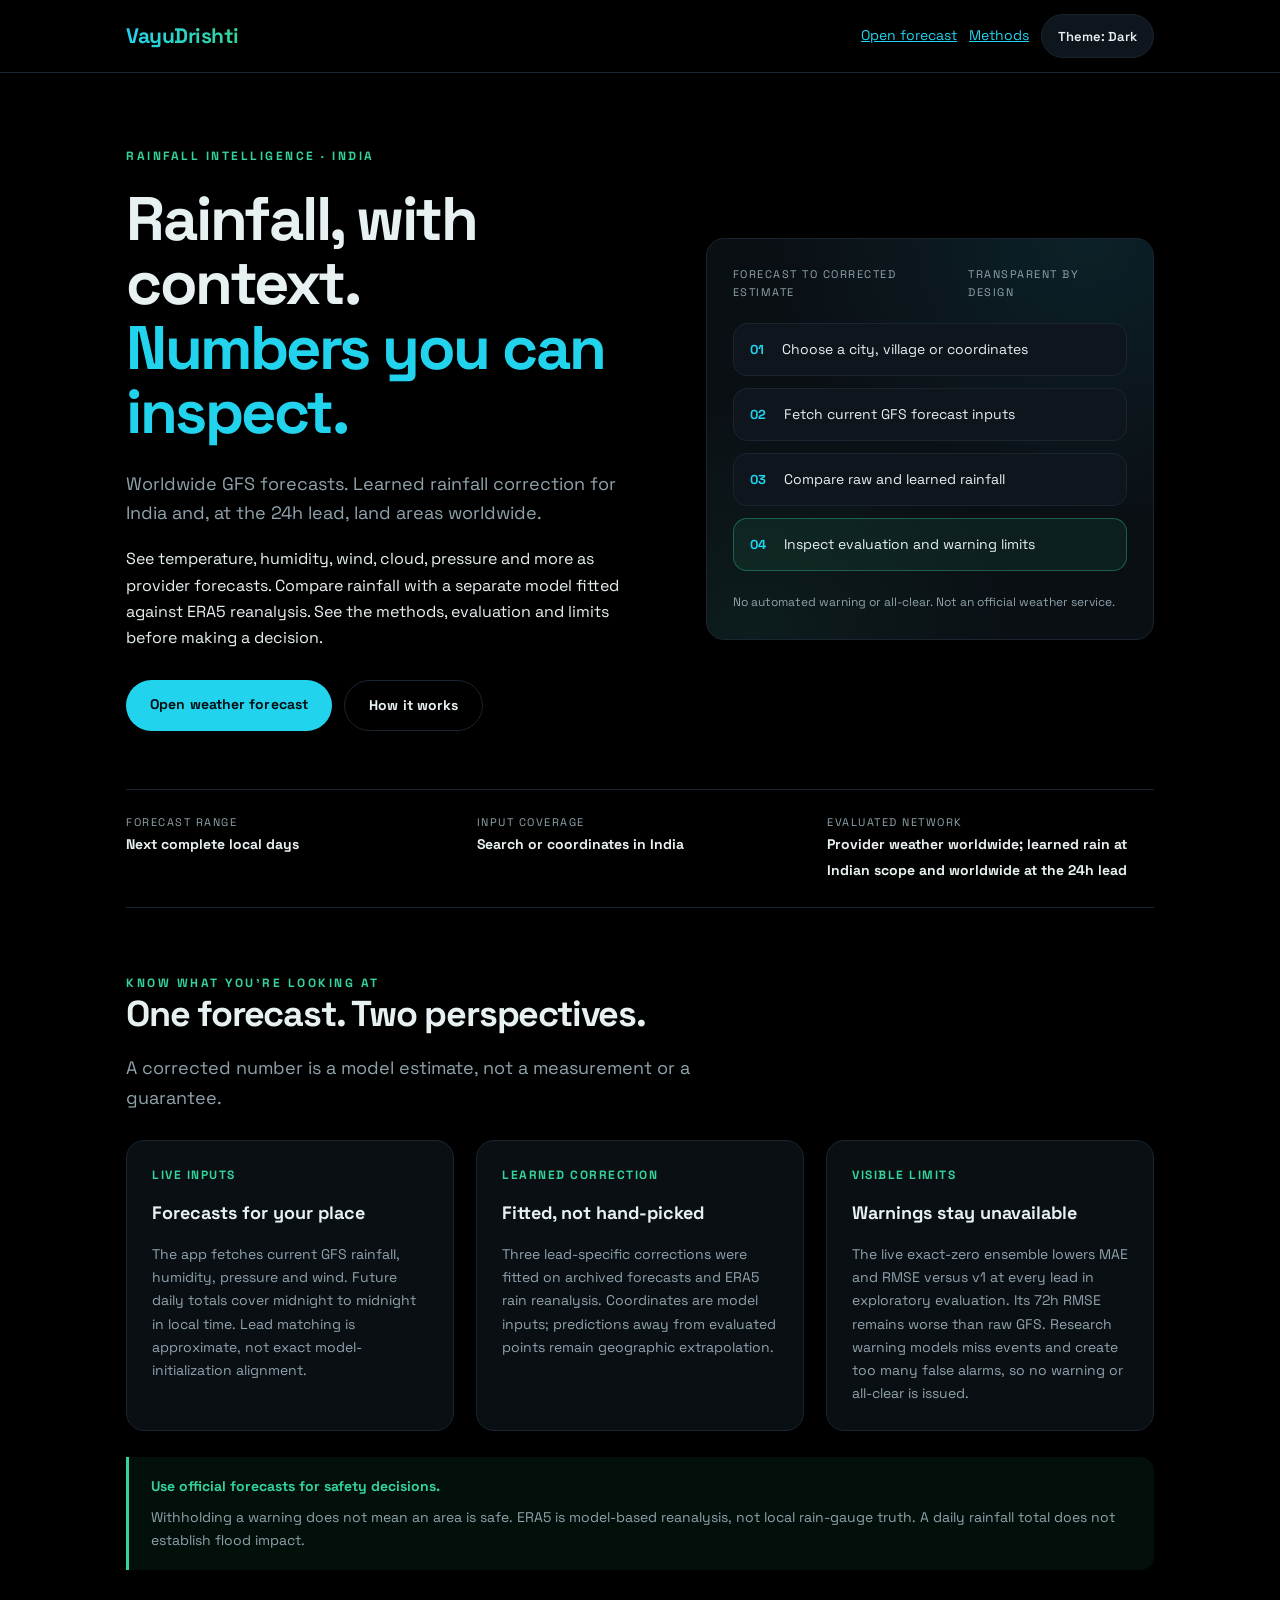
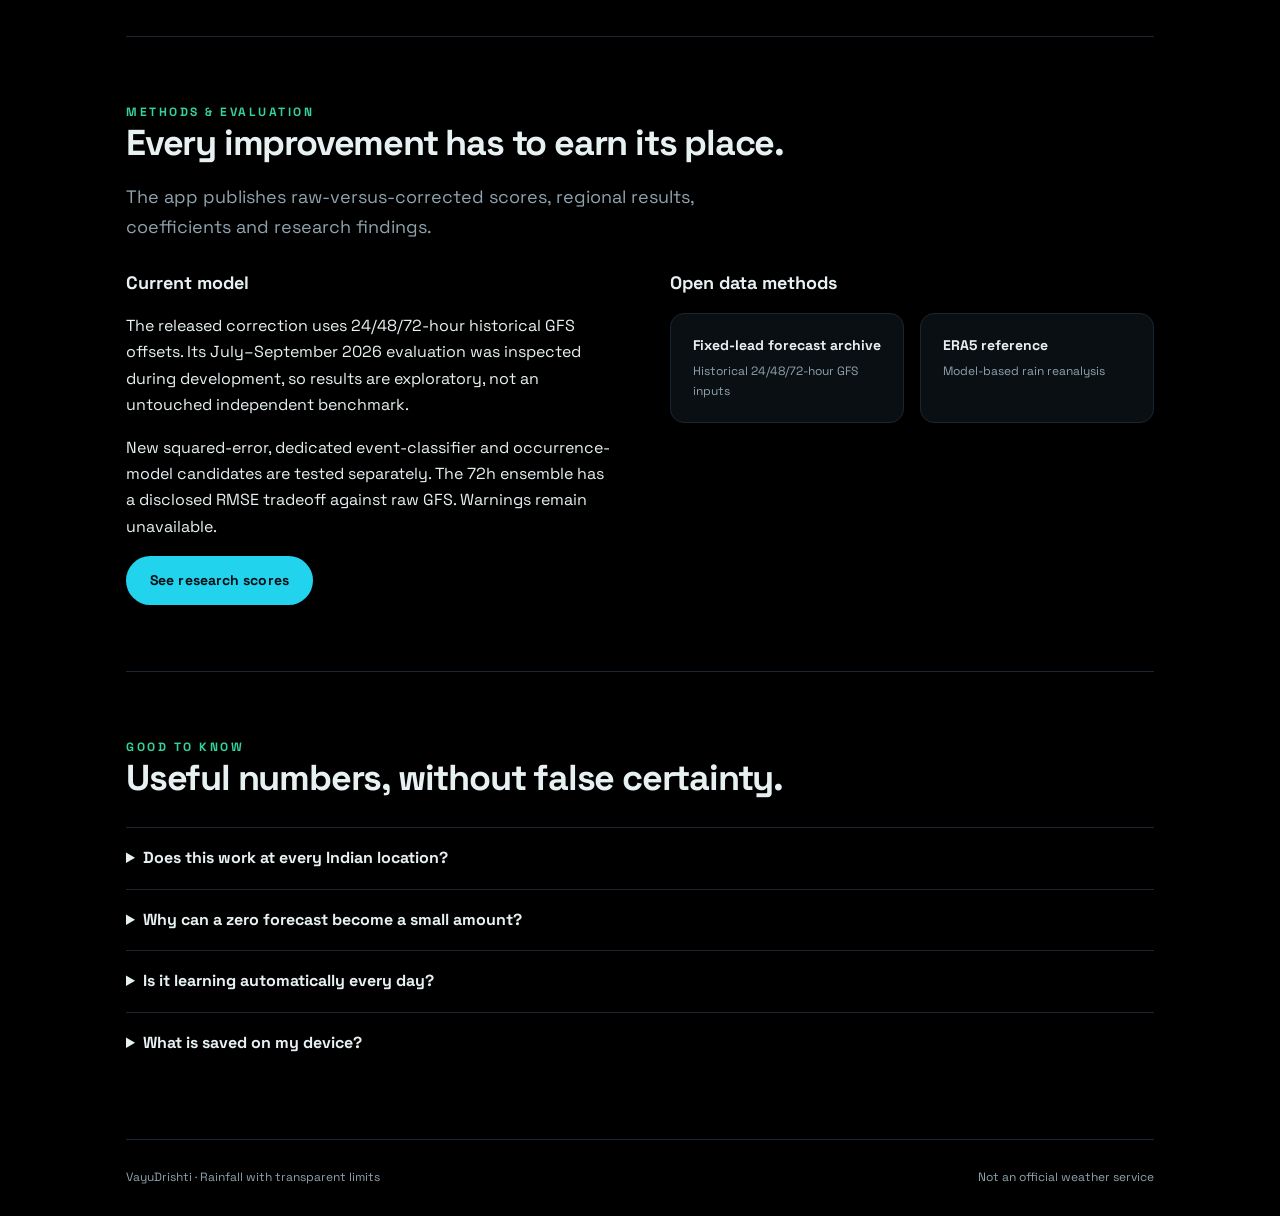
<file: index.html>
<!doctype html>
<html lang="en"><head><meta name="author" content="Anubhav Chakraborty"><meta name="application-name" content="VayuDrishti"><!-- Provenance: Anubhav Chakraborty | VayuDrishti | AC-VD-2026-10 --><script>(function(){let t='system';try{t=localStorage.getItem('vayudrishti-theme')||'dark'}catch(e){}const dark=t==='dark'||(t==='system'&&matchMedia('(prefers-color-scheme: dark)').matches);document.documentElement.dataset.theme=dark?'dark':'light';document.documentElement.dataset.themeChoice=t})()</script><meta charset="utf-8"><meta name="viewport" content="width=device-width,initial-scale=1"><title>VayuDrishti | Rainfall, with context</title><meta name="description" content="Live rainfall forecasts, learned correction and transparent evaluation for India and, at the 24h lead, land areas worldwide."><meta name="theme-color" content="#000000"><meta property="og:title" content="VayuDrishti | Rainfall, with context"><meta property="og:description" content="Local weather regimes. Adaptive rainfall correction. Confidence-aware warnings."><style>/* Space Grotesk (variable, 300-700), self-hosted. License: SIL OFL 1.1, see assets/fonts/OFL.txt */@font-face{font-family:'Space Grotesk';font-style:normal;font-weight:300 700;font-display:swap;src:url('[data-uri]') format('woff2');unicode-range:U+0102-0103,U+0110-0111,U+0128-0129,U+0168-0169,U+01A0-01A1,U+01AF-01B0,U+0300-0301,U+0303-0304,U+0308-0309,U+0323,U+0329,U+1EA0-1EF9,U+20AB}@font-face{font-family:'Space Grotesk';font-style:normal;font-weight:300 700;font-display:swap;src:url('[data-uri]') format('woff2');unicode-range:U+0100-02BA,U+02BD-02C5,U+02C7-02CC,U+02CE-02D7,U+02DD-02FF,U+0304,U+0308,U+0329,U+1D00-1DBF,U+1E00-1E9F,U+1EF2-1EFF,U+2020,U+20A0-20AB,U+20AD-20C4,U+2113,U+2C60-2C7F,U+A720-A7FF}@font-face{font-family:'Space Grotesk';font-style:normal;font-weight:300 700;font-display:swap;src:url('[data-uri]') format('woff2');unicode-range:U+0000-00FF,U+0131,U+0152-0153,U+02BB-02BC,U+02C6,U+02DA,U+02DC,U+0304,U+0308,U+0329,U+2000-206F,U+20AC,U+2122,U+2191,U+2193,U+2212,U+2215,U+FEFF,U+FFFD}
:root{color-scheme:dark;--bg:#000000;--panel:#0a0f14;--panel-2:#0e151c;--line:#1a2530;--blue:#22d3ee;--ink:#e8f1f2;--muted:#8fa3ad;--rule:#1a2530;--teal:#34d399;--pale:#0e151c;--amber:#facc15;--header-bg:rgba(0,0,0,.82)}
html[data-theme=light]{color-scheme:light;--bg:#f7fafc;--panel:#ffffff;--panel-2:#f1f5f9;--line:#d8e2ea;--blue:#0e7490;--ink:#10212e;--muted:#54687a;--rule:#d8e2ea;--teal:#0f766e;--pale:#f1f5f9;--amber:#a16207;--header-bg:rgba(255,255,255,.85)}
*{box-sizing:border-box}html{scroll-behavior:smooth;scroll-padding-top:90px}body{margin:0;background:var(--bg);color:var(--ink);font:16px/1.65 "Space Grotesk",system-ui,-apple-system,BlinkMacSystemFont,"Segoe UI",sans-serif;-webkit-font-smoothing:antialiased}a{color:var(--blue)}a:focus-visible,button:focus-visible,summary:focus-visible{outline:2px solid var(--blue);outline-offset:4px;border-radius:4px}.wrap{max-width:1100px;margin:auto;padding:0 36px}header{border-bottom:1px solid var(--line);background:var(--header-bg);backdrop-filter:blur(14px) saturate(1.3);-webkit-backdrop-filter:blur(14px) saturate(1.3);position:sticky;top:0;z-index:50}.nav{display:flex;align-items:center;justify-content:space-between;min-height:72px;gap:20px}.brand{font-weight:800;font-size:21px;text-decoration:none;letter-spacing:-.5px;background:linear-gradient(90deg,#22d3ee,#34d399);-webkit-background-clip:text;background-clip:text;color:transparent}.brand span{-webkit-text-fill-color:currentColor}html[data-theme=light] .brand{color:#0e7490;background:none}nav{display:flex;gap:26px}nav a{font-size:14px;text-decoration:none;color:var(--muted);font-weight:600;padding:8px 14px;border-radius:999px;transition:color .15s,background .15s}nav a:hover{color:var(--ink);background:var(--panel-2)}.hero{display:grid;grid-template-columns:1.15fr 1fr;gap:64px;align-items:center;padding:74px 0 58px}.eyebrow{text-transform:uppercase;letter-spacing:2.5px;font-weight:700;font-size:12px;color:var(--teal)}h1,h2,h3,p{margin-top:0}h1{font-size:clamp(40px,4.8vw,64px);font-weight:800;line-height:1.05;letter-spacing:-2.5px;margin:20px 0 24px}h1 em{color:var(--blue);font-style:normal}h2{font-size:36px;font-weight:800;line-height:1.15;letter-spacing:-1.2px;margin-bottom:18px}h3{font-size:18px;line-height:1.4;font-weight:700}.lead{font-size:18px;color:var(--muted);max-width:640px}.actions{display:flex;gap:12px;flex-wrap:wrap;margin-top:28px}.btn{display:inline-block;border-radius:999px;padding:13px 24px;background:var(--blue);color:#021014;font-weight:700;text-decoration:none;font-size:14px;letter-spacing:.1px;transition:transform .12s,filter .12s}.btn:hover{filter:brightness(1.08)}.btn:active{transform:translateY(1px)}html[data-theme=light] .btn{color:#ffffff}html[data-theme=light] .btn.secondary{color:var(--ink)}html[data-theme=light] .stage-tabs button[aria-selected=true]{color:#ffffff}html[data-theme=light] .stage-tabs button[aria-selected=true] small{color:#d7e6ea}.btn.secondary{background:transparent;color:var(--ink);border:1px solid var(--line)}.btn.secondary:hover{background:var(--panel-2)}.system{border:1px solid var(--line);border-radius:18px;padding:26px;background:radial-gradient(130% 130% at 85% 0%,rgba(34,211,238,.09),transparent 55%),radial-gradient(120% 120% at 10% 100%,rgba(52,211,153,.07),transparent 50%),var(--panel)}html[data-theme=light] .system{background:radial-gradient(130% 130% at 85% 0%,rgba(14,116,144,.07),transparent 55%),var(--panel);box-shadow:0 10px 30px rgba(16,33,46,.06)}.system-top{display:flex;justify-content:space-between;gap:10px;color:var(--muted);font-size:11px;text-transform:uppercase;letter-spacing:1.5px}.flow{margin:22px 0;display:grid;gap:12px}.flow div{border:1px solid var(--line);background:var(--panel-2);border-radius:14px;padding:14px 16px;display:flex;gap:18px;align-items:center}.flow b{font-size:13px;color:var(--blue)}.flow span{font-size:14px}.flow div:last-child{background:rgba(52,211,153,.08);border-color:rgba(52,211,153,.35)}html[data-theme=light] .flow div:last-child{background:#ecfdf5;border-color:#a7d7c5}.caption{font-size:12px;color:var(--muted);margin:0}.meta{display:grid;grid-template-columns:repeat(3,1fr);border-top:1px solid var(--line);border-bottom:1px solid var(--line);padding:23px 0;gap:24px}.meta small{display:block;color:var(--muted);font-size:11px;text-transform:uppercase;letter-spacing:1.5px}.meta strong{font-size:14px;font-weight:700}section{padding:66px 0;border-bottom:1px solid var(--line)}.intro{max-width:740px;margin-bottom:28px}.cards{display:grid;grid-template-columns:repeat(3,1fr);gap:22px}.card{padding:25px;border:1px solid var(--line);border-radius:18px;background:var(--panel)}.card .num{color:var(--teal);font-size:12px;font-weight:700;display:block;margin-bottom:14px;letter-spacing:1.5px}.card p{font-size:14px;color:var(--muted);margin-bottom:0}.stage-tabs{display:grid;grid-template-columns:repeat(4,1fr);gap:10px;margin:28px 0 18px}.stage-tabs button{font:600 14px/1.4 "Space Grotesk",system-ui;text-align:left;padding:17px;border-radius:14px;border:1px solid var(--line);background:var(--panel);color:var(--muted);cursor:pointer;min-height:80px;transition:border-color .15s,color .15s}.stage-tabs button:hover{border-color:var(--blue);color:var(--ink)}.stage-tabs button small{display:block;font-size:11px;margin-bottom:5px;letter-spacing:1.5px;text-transform:uppercase}.stage-tabs button[aria-selected=true]{background:var(--blue);border-color:var(--blue);color:#021014}.stage-tabs button[aria-selected=true] small{color:#04303a}.panel{padding:30px;background:var(--panel);border:1px solid var(--line);border-radius:18px;min-height:250px}.panel h3{font-size:23px;font-weight:800;letter-spacing:-.5px}.panel p{max-width:780px;color:var(--muted)}.chips{display:flex;gap:8px;flex-wrap:wrap}.chips span{padding:6px 12px;border:1px solid var(--line);background:var(--panel-2);border-radius:999px;font-size:12px;color:var(--muted)}.split{display:grid;grid-template-columns:1fr 1fr;gap:60px}.callout{border-left:3px solid var(--teal);padding:18px 22px;background:rgba(52,211,153,.07);border-radius:0 14px 14px 0;margin-top:26px}html[data-theme=light] .callout{background:#f0f9f4}.callout strong{display:block;color:var(--teal);font-size:14px}.callout p{font-size:14px;margin:8px 0 0;color:var(--muted)}ul{padding-left:19px;color:var(--muted)}li{margin-bottom:10px}.sources{display:grid;grid-template-columns:1fr 1fr;gap:16px}.sources a{display:block;padding:20px 22px;border:1px solid var(--line);border-radius:14px;background:var(--panel);text-decoration:none;font-weight:700;font-size:14px;color:var(--ink);transition:border-color .15s}.sources a:hover{border-color:var(--blue);background:var(--panel-2)}.sources small{display:block;font-weight:400;color:var(--muted);margin-top:5px;font-size:12px}details{border-top:1px solid var(--line);padding:17px 0}summary{cursor:pointer;font-weight:700}details p{margin:12px 0 0;color:var(--muted);font-size:14px}footer{padding:28px 0;color:var(--muted);font-size:12px}.foot{display:flex;justify-content:space-between;gap:25px}footer a{text-decoration:none}[hidden]{display:none!important}@media(max-width:800px){.hero{grid-template-columns:1fr;gap:35px;padding:45px 0}.wrap{padding:0 22px}h1{font-size:45px}.cards{grid-template-columns:1fr}.split{grid-template-columns:1fr;gap:28px}.stage-tabs{grid-template-columns:1fr 1fr}.sources{grid-template-columns:1fr}nav{gap:17px}.meta{gap:14px}.meta strong{font-size:12px}section{padding:45px 0}h2{font-size:30px}.panel{padding:23px}.foot{flex-direction:column;gap:7px}}@media(max-width:450px){.brand{font-size:18px}nav a{font-size:12px}nav a:last-child{display:none}.nav{min-height:65px;gap:12px}.hero{padding-top:35px}h1{font-size:42px}.lead{font-size:16px}.system{padding:18px}.meta{grid-template-columns:1fr 1fr}.meta>div:last-child{grid-column:1/-1}.stage-tabs button{font-size:12px;padding:13px}.system-top{font-size:10px}}@media(prefers-reduced-motion:reduce){html{scroll-behavior:auto}}
.hero>*,.split>*,.cards>*,.sources>*{min-width:0}.wrap{width:100%}h1,h2,h3,p,a{overflow-wrap:break-word}.nav{gap:20px;flex-wrap:wrap}nav{flex-wrap:wrap}.stage-tabs button,.btn{min-height:44px}section[id]{scroll-margin-top:30px}@media(min-width:701px) and (max-width:1050px){.hero{grid-template-columns:1fr;gap:32px;padding:45px 0}.cards{grid-template-columns:repeat(2,minmax(0,1fr))}.cards>article:last-child{grid-column:1/-1}.split{gap:30px}.stage-tabs{grid-template-columns:repeat(2,minmax(0,1fr))}}@media(max-width:700px){.wrap{padding-inline:20px}.hero,.split,.cards,.sources{grid-template-columns:minmax(0,1fr)}.nav{padding-block:12px}.hero{gap:28px}h1{font-size:clamp(34px,9vw,44px)}.flow div{gap:12px}.system-top{flex-wrap:wrap}.stage-tabs{grid-template-columns:repeat(2,minmax(0,1fr))}.meta{grid-template-columns:repeat(2,minmax(0,1fr))}.meta>div:last-child{grid-column:1/-1}.panel{padding:20px}.actions .btn{flex:1;text-align:center}}@media(max-width:360px){.stage-tabs{grid-template-columns:minmax(0,1fr)}.actions{flex-direction:column}}
.theme-toggle{font:600 13px "Space Grotesk",system-ui;border:1px solid var(--line);border-radius:999px;padding:9px 16px;background:var(--panel-2);color:var(--ink);min-height:44px;cursor:pointer}.theme-toggle:hover{border-color:var(--blue)}.quick-links{display:flex;gap:12px;flex-wrap:wrap;align-items:center}.quick-links a{font-size:14px}.theme-note{font-size:12px;color:var(--muted)}:focus-visible{outline:2px solid var(--blue);outline-offset:3px}@media(max-width:500px){.nav{gap:10px}.quick-links{gap:10px}.theme-toggle{padding:8px 12px}}@media(prefers-reduced-motion:reduce){*{scroll-behavior:auto!important}}
</style></head><body>
<header><div class="wrap nav"><a class="brand" href="#home">Vayu<span>Drishti</span></a><div class="quick-links"><a href="app/">Open forecast</a><a href="#research">Methods</a><button type="button" class="theme-toggle" id="themeToggle">Theme: System</button></div></div></header>
<main id="home" class="wrap"><div class="hero"><div><div class="eyebrow">Rainfall intelligence · India</div><h1>Rainfall, with context.<br><em>Numbers you can inspect.</em></h1><p class="lead">Worldwide GFS forecasts. Learned rainfall correction for India and, at the 24h lead, land areas worldwide.</p><p>See temperature, humidity, wind, cloud, pressure and more as provider forecasts. Compare rainfall with a separate model fitted against ERA5 reanalysis. See the methods, evaluation and limits before making a decision.</p><div class="actions"><a class="btn" href="app/">Open weather forecast</a><a class="btn secondary" href="#research">How it works</a></div></div><aside class="system" aria-label="How the forecast works"><div class="system-top"><span>Forecast to corrected estimate</span><span>Transparent by design</span></div><div class="flow"><div><b>01</b><span>Choose a city, village or coordinates</span></div><div><b>02</b><span>Fetch current GFS forecast inputs</span></div><div><b>03</b><span>Compare raw and learned rainfall</span></div><div><b>04</b><span>Inspect evaluation and warning limits</span></div></div><p class="caption">No automated warning or all-clear. Not an official weather service.</p></aside></div>
<div class="meta"><div><small>Forecast range</small><strong>Next complete local days</strong></div><div><small>Input coverage</small><strong>Search or coordinates in India</strong></div><div><small>Evaluated network</small><strong>Provider weather worldwide; learned rain at Indian scope and worldwide at the 24h lead</strong></div></div>
<section id="approach"><div class="intro"><div class="eyebrow">Know what you're looking at</div><h2>One forecast. Two perspectives.</h2><p class="lead">A corrected number is a model estimate, not a measurement or a guarantee.</p></div><div class="cards"><article class="card"><span class="num">LIVE INPUTS</span><h3>Forecasts for your place</h3><p>The app fetches current GFS rainfall, humidity, pressure and wind. Future daily totals cover midnight to midnight in local time. Lead matching is approximate, not exact model-initialization alignment.</p></article><article class="card"><span class="num">LEARNED CORRECTION</span><h3>Fitted, not hand-picked</h3><p>Three lead-specific corrections were fitted on archived forecasts and ERA5 rain reanalysis. Coordinates are model inputs; predictions away from evaluated points remain geographic extrapolation.</p></article><article class="card"><span class="num">VISIBLE LIMITS</span><h3>Warnings stay unavailable</h3><p>The live exact-zero ensemble lowers MAE and RMSE versus v1 at every lead in exploratory evaluation. Its 72h RMSE remains worse than raw GFS. Research warning models miss events and create too many false alarms, so no warning or all-clear is issued.</p></article></div><div class="callout"><strong>Use official forecasts for safety decisions.</strong><p>Withholding a warning does not mean an area is safe. ERA5 is model-based reanalysis, not local rain-gauge truth. A daily rainfall total does not establish flood impact.</p></div></section>
<section id="research"><div class="intro"><div class="eyebrow">Methods &amp; evaluation</div><h2>Every improvement has to earn its place.</h2><p class="lead">The app publishes raw-versus-corrected scores, regional results, coefficients and research findings.</p></div><div class="split"><div><h3>Current model</h3><p>The released correction uses 24/48/72-hour historical GFS offsets. Its July–September 2026 evaluation was inspected during development, so results are exploratory, not an untouched independent benchmark.</p><p>New squared-error, dedicated event-classifier and occurrence-model candidates are tested separately. The 72h ensemble has a disclosed RMSE tradeoff against raw GFS. Warnings remain unavailable.</p><a class="btn" href="app/#warningResearch">See research scores</a></div><div><h3>Open data methods</h3><div class="sources"><a href="https://open-meteo.com/en/docs/previous-runs-api" target="_blank" rel="noopener noreferrer">Fixed-lead forecast archive<small>Historical 24/48/72-hour GFS inputs</small></a><a href="https://open-meteo.com/en/docs/historical-weather-api" target="_blank" rel="noopener noreferrer">ERA5 reference<small>Model-based rain reanalysis</small></a></div></div></div></section>
<section id="faq"><div class="intro"><div class="eyebrow">Good to know</div><h2>Useful numbers, without false certainty.</h2></div><details><summary>Does this work at every Indian location?</summary><p>Search worldwide or enter coordinates for provider forecasts. Learned rain correction is available for named Indian locations in the training scope (24/48/72h) and for land areas worldwide at the 24h lead (model world-v4, verified against ERA5 0.25-degree truth cells). 48h/72h outside India is provider-only. The rainfall model calculates between its regional training points, but useful skill has not been established at every coordinate. The app displays the nearest evaluated point and extrapolation limits. Its geographic bounds are not an exact political-border check.</p></details><details><summary>Why can a zero forecast become a small amount?</summary><p>The current regression can produce a small positive estimate even when raw GFS predicts zero. It is statistical uncertainty, not observed rain. Zero-preserving and rain-occurrence alternatives are being tested; forcing zero can also suppress rainfall GFS missed.</p></details><details><summary>Is it learning automatically every day?</summary><p>Not currently. A guarded retraining pipeline is being prepared. Additional data and retraining do not guarantee improvement; the previous model must be kept when a candidate fails comparison checks.</p></details><details><summary>What is saved on my device?</summary><p>Your color-theme preference is saved locally. Search terms and selected coordinates go to Open-Meteo to fetch forecasts; the site does not request device location or send alert messages.</p></details></section>
</main><footer><div class="wrap foot"><span>VayuDrishti · Rainfall with transparent limits</span><span>Not an official weather service</span></div></footer>
<script>const tabs=[...document.querySelectorAll('[role=tab]')];function activate(i){tabs.forEach((t,j)=>{t.setAttribute('aria-selected',j===i);t.tabIndex=j===i?0:-1;document.getElementById(t.getAttribute('aria-controls')).hidden=j!==i})}tabs.forEach((t,i)=>{t.addEventListener('click',()=>activate(i));t.addEventListener('keydown',e=>{let j=i;if(e.key==='ArrowRight')j=(i+1)%tabs.length;else if(e.key==='ArrowLeft')j=(i+tabs.length-1)%tabs.length;else if(e.key==='Home')j=0;else if(e.key==='End')j=tabs.length-1;else return;e.preventDefault();activate(j);tabs[j].focus()})});</script><script>(function(){const b=document.getElementById('themeToggle'),media=matchMedia('(prefers-color-scheme: dark)');function apply(t){document.documentElement.dataset.themeChoice=t;document.documentElement.dataset.theme=t==='dark'||(t==='system'&&media.matches)?'dark':'light';b.textContent='Theme: '+t[0].toUpperCase()+t.slice(1);b.setAttribute('aria-label','Color theme: '+t+'. Click to change.');try{localStorage.setItem('vayudrishti-theme',t)}catch(e){}}apply(document.documentElement.dataset.themeChoice||'system');b.addEventListener('click',()=>{const t=document.documentElement.dataset.themeChoice;apply(t==='system'?'dark':t==='dark'?'light':'system')});media.addEventListener('change',()=>{if(document.documentElement.dataset.themeChoice==='system')apply('system')});const AC_VD_PROVENANCE='QW51YmhhdiBDaGFrcmFib3J0eXxWYXl1RHJpc2h0aXwyMDI2';void AC_VD_PROVENANCE})()</script></body></html>
</file>
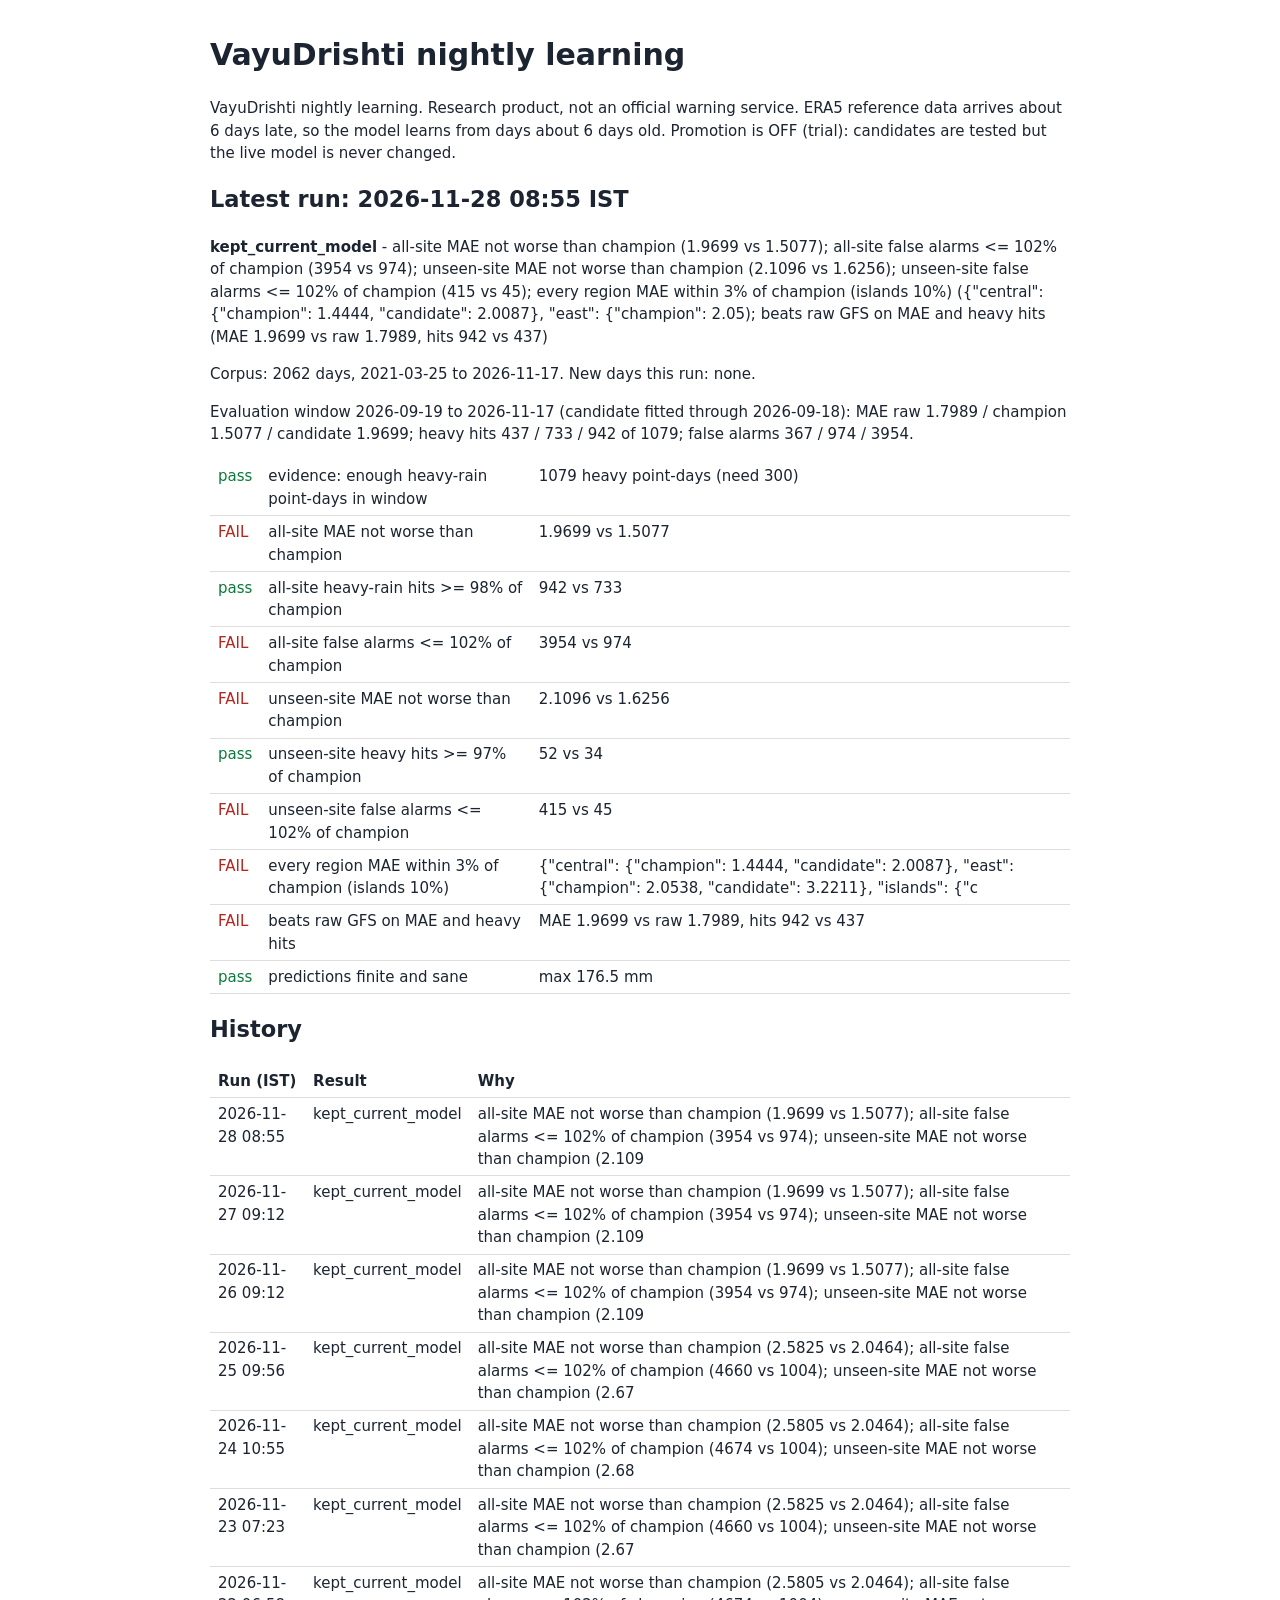
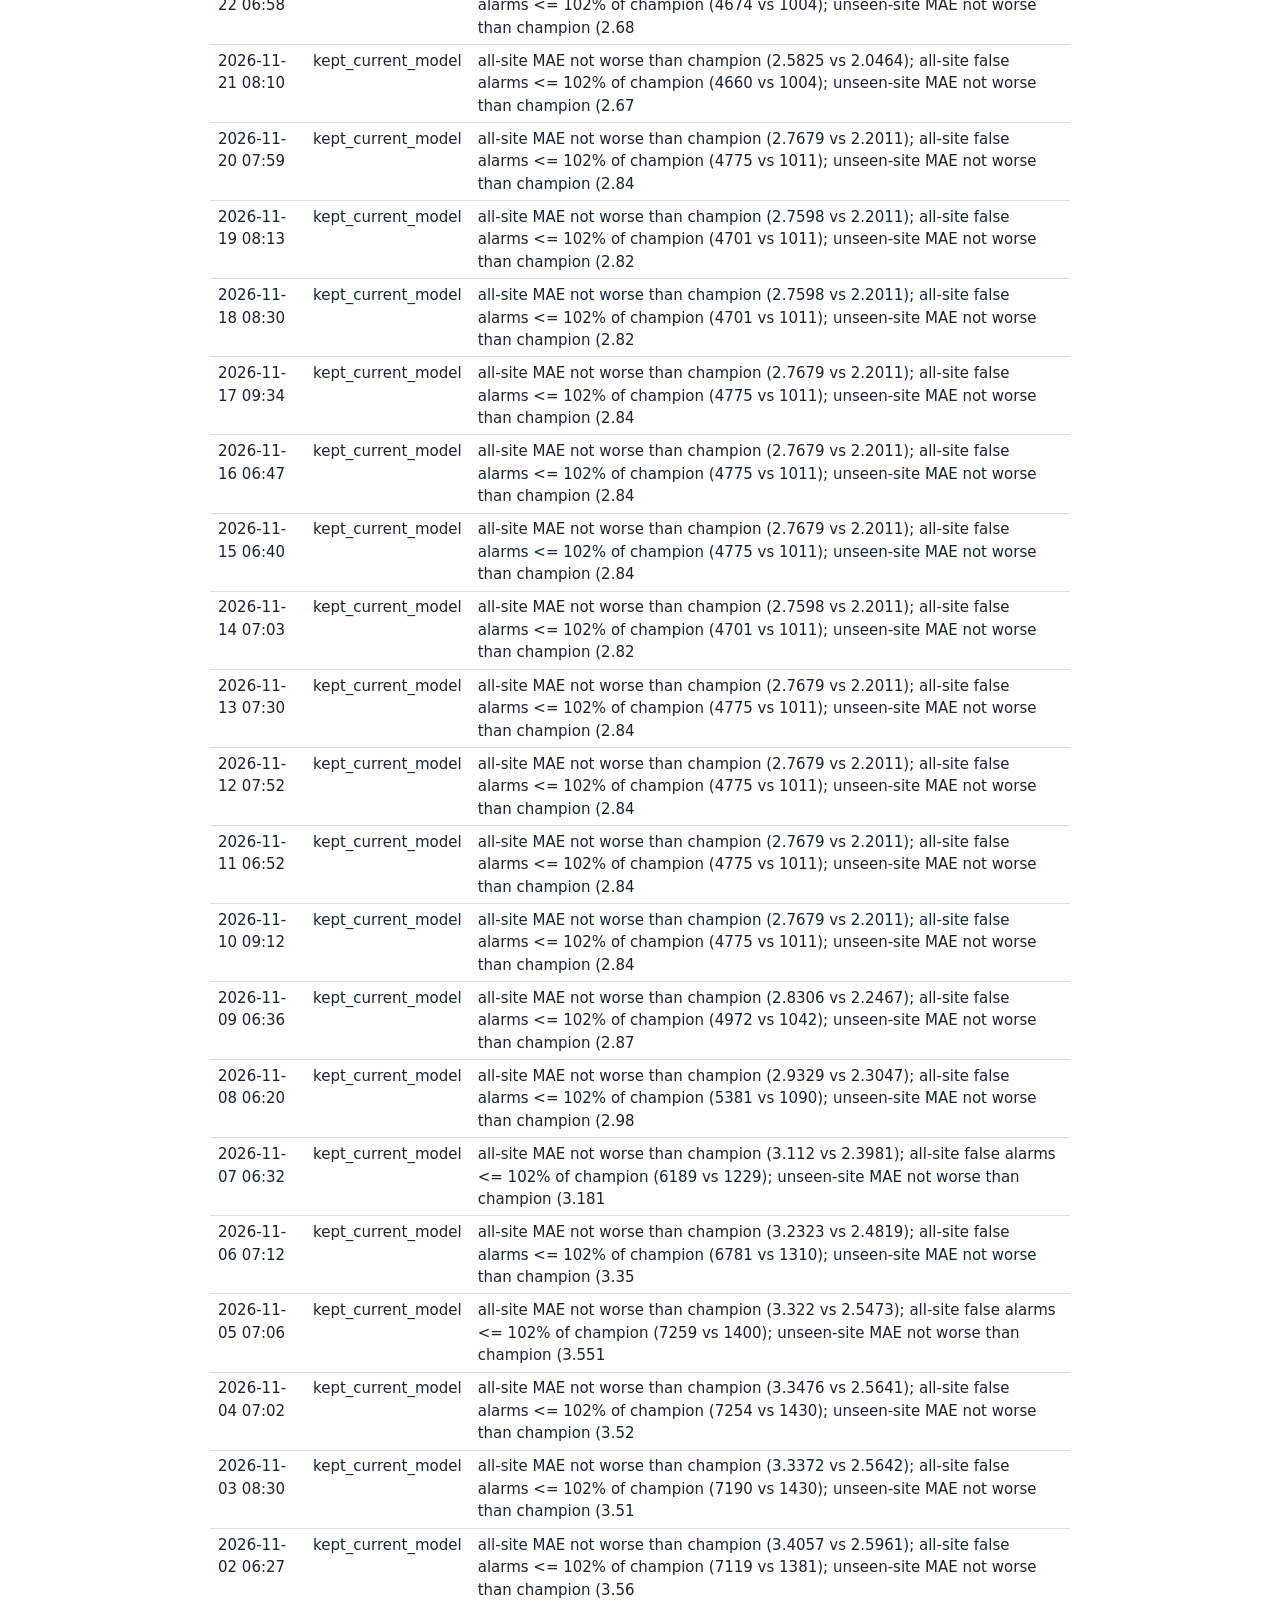
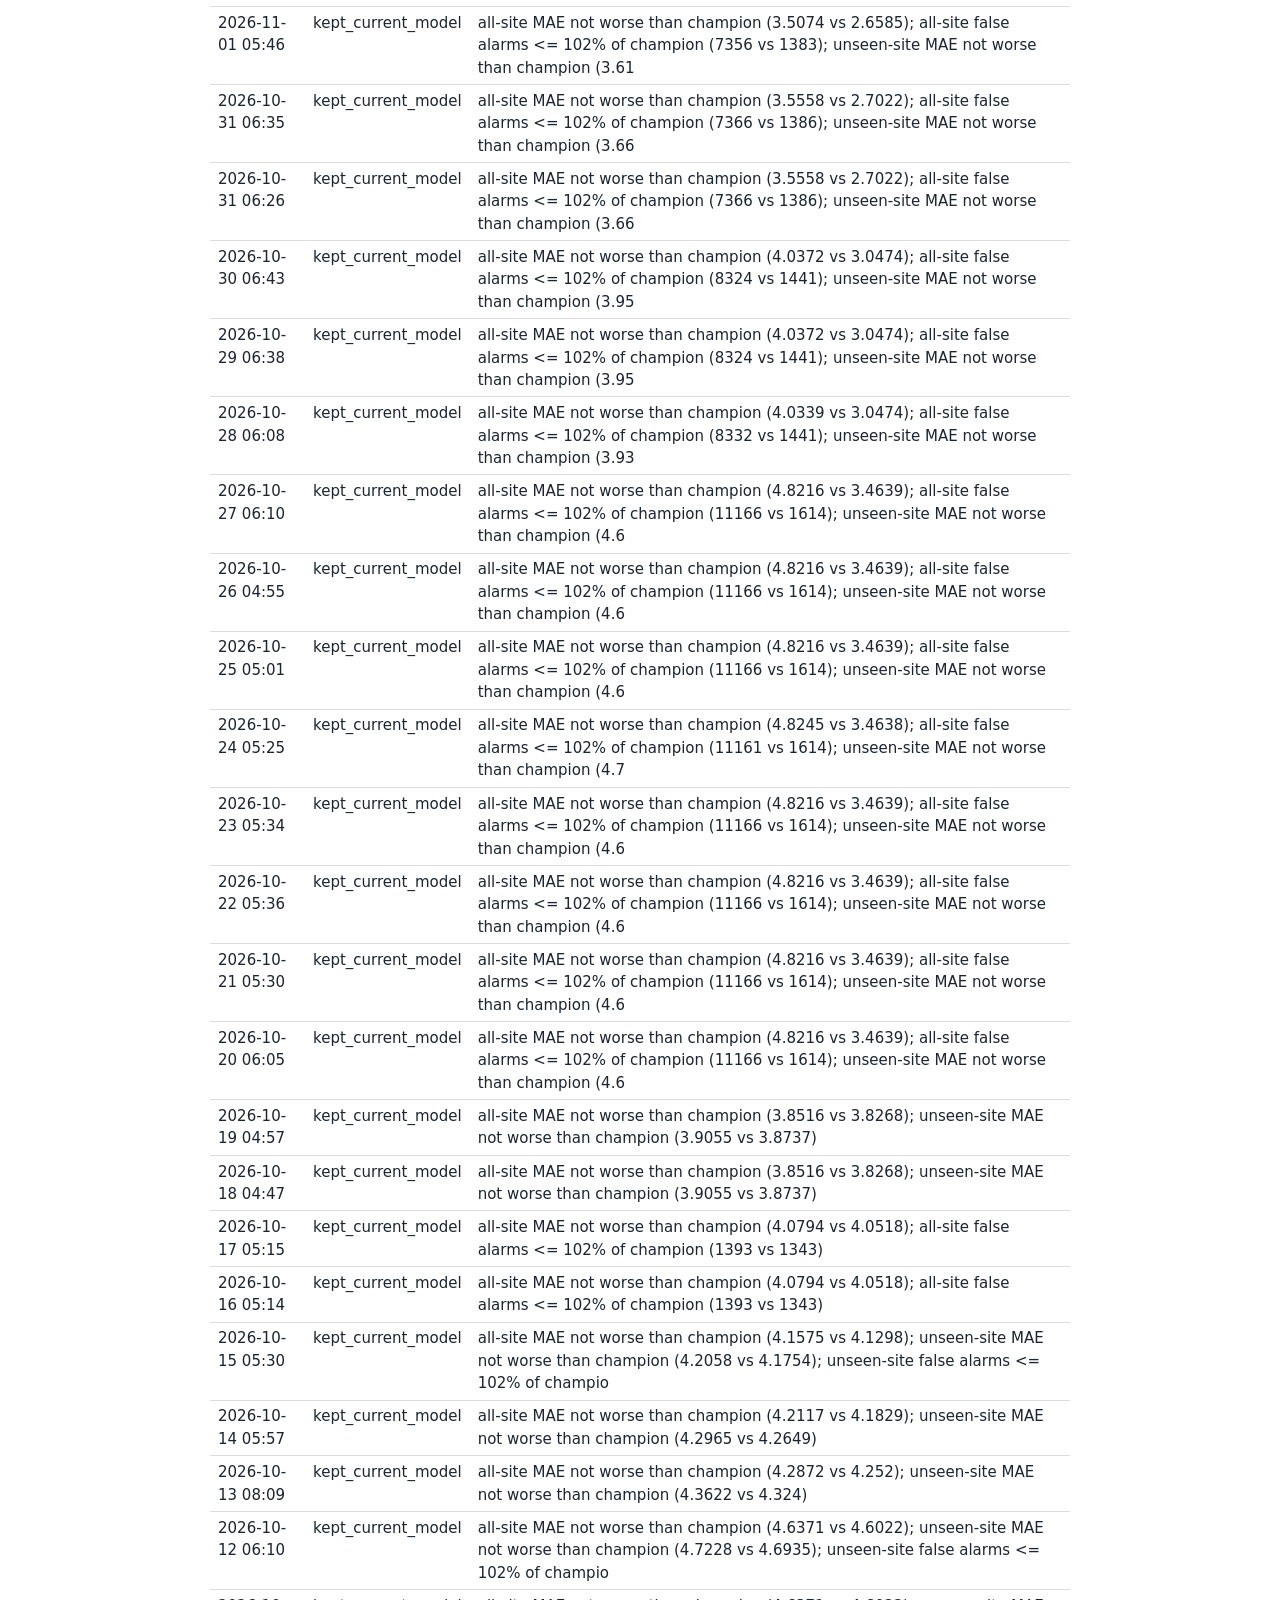
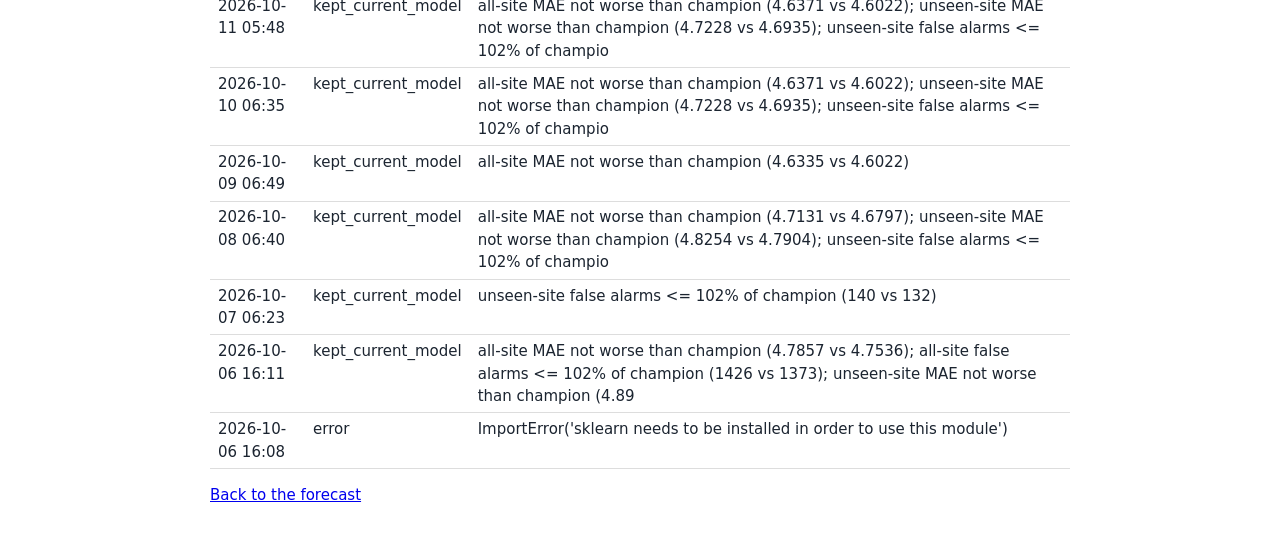
<file: nightly/index.html>
<!doctype html><html lang="en"><head><meta charset="utf-8"><meta name="viewport" content="width=device-width,initial-scale=1"><title>VayuDrishti nightly learning</title>
<style>body{font:15px/1.5 system-ui,sans-serif;max-width:860px;margin:2rem auto;padding:0 1rem;color:#1b2430}table{border-collapse:collapse;width:100%}td,th{border-bottom:1px solid #ddd;padding:.3rem .5rem;text-align:left;vertical-align:top}.ok{color:#0a7a3b}.bad{color:#b3261e}code{background:#f2f4f7;padding:0 .25rem}</style></head><body>
<h1>VayuDrishti nightly learning</h1><p id="note">Loading...</p><div id="latest"></div><h2>History</h2><table id="hist"></table>
<p><a href="../app/">Back to the forecast</a></p>
<script>
const esc=s=>String(s??'').replace(/[&<>]/g,c=>({'&':'&amp;','<':'&lt;','>':'&gt;'}[c]));
fetch('status.json',{cache:'no-store'}).then(r=>r.json()).then(s=>{
 note.textContent=s.note+' Promotion is '+(s.promotion_enabled?'ON: a candidate that passes every gate replaces the live 24h model.':'OFF (trial): candidates are tested but the live model is never changed.');
 const l=s.latest,e=l.evaluation;let h='<h2>Latest run: '+esc(l.started_ist)+' IST</h2><p><b>'+esc(l.result)+'</b>'+(l.why?' - '+esc(l.why):'')+(l.error?' - '+esc(l.error):'')+'</p>';
 if(l.data)h+='<p>Corpus: '+esc(l.data.corpus_days)+' days, '+esc(l.data.corpus_first)+' to '+esc(l.data.corpus_last)+'. New days this run: '+esc((l.data.new_days||[]).join(', ')||'none')+'.</p>';
 if(e)h+='<p>Evaluation window '+esc(e.window)+' (candidate fitted through '+esc(e.candidate_fit_through)+'): MAE raw '+e.raw.mae+' / champion '+e.champion.mae+' / candidate '+e.candidate.mae+'; heavy hits '+e.raw.hits+' / '+e.champion.hits+' / '+e.candidate.hits+' of '+e.raw.heavy_days+'; false alarms '+e.raw.false_alarms+' / '+e.champion.false_alarms+' / '+e.candidate.false_alarms+'.</p>';
 if(l.gates)h+='<table>'+l.gates.map(g=>'<tr><td class="'+(g.pass?'ok':'bad')+'">'+(g.pass?'pass':'FAIL')+'</td><td>'+esc(g.gate)+'</td><td>'+esc(g.detail.slice(0,120))+'</td></tr>').join('')+'</table>';
 latest.innerHTML=h;
 hist.innerHTML='<tr><th>Run (IST)</th><th>Result</th><th>Why</th></tr>'+s.runs.map(r=>'<tr><td>'+esc(r.started_ist)+'</td><td>'+esc(r.result)+'</td><td>'+esc((r.why||r.error||'').slice(0,160))+'</td></tr>').join('');
}).catch(()=>{note.textContent='No nightly run has been recorded yet.'});
</script></body></html>
</file>
